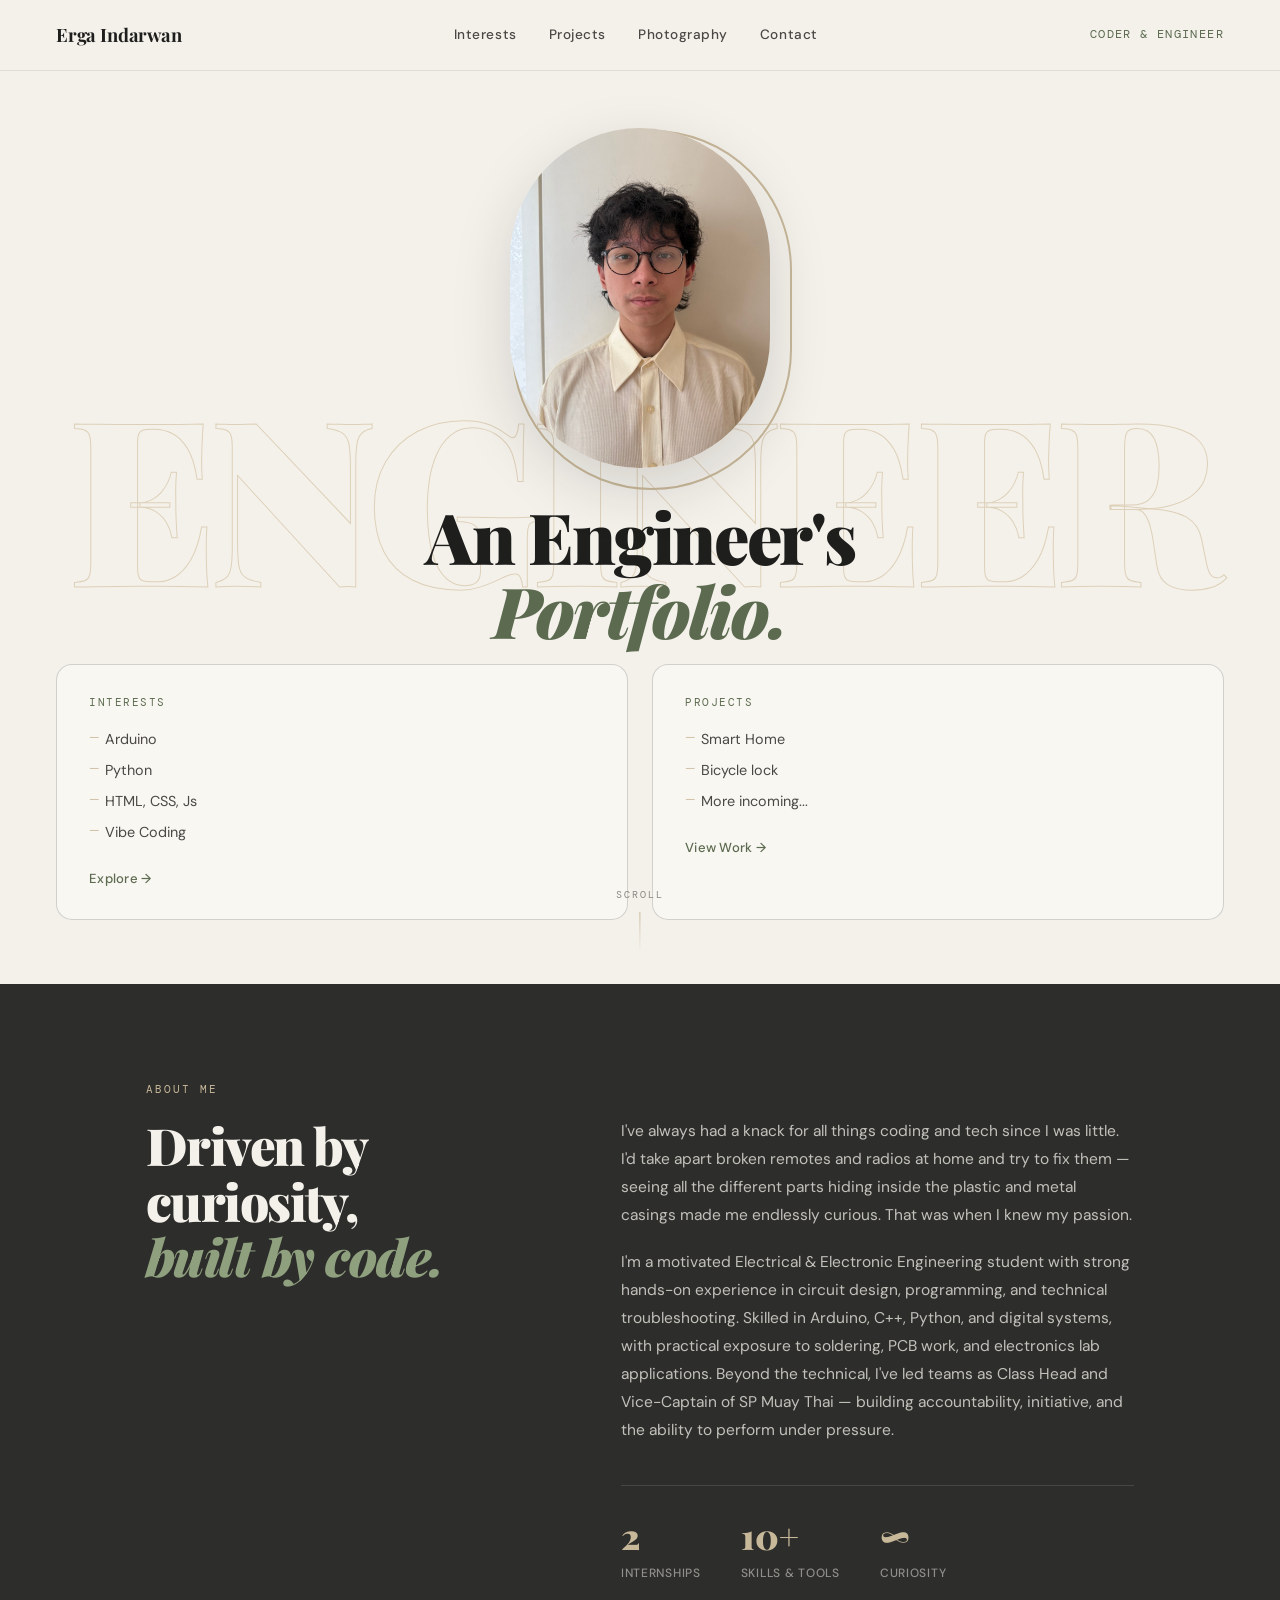
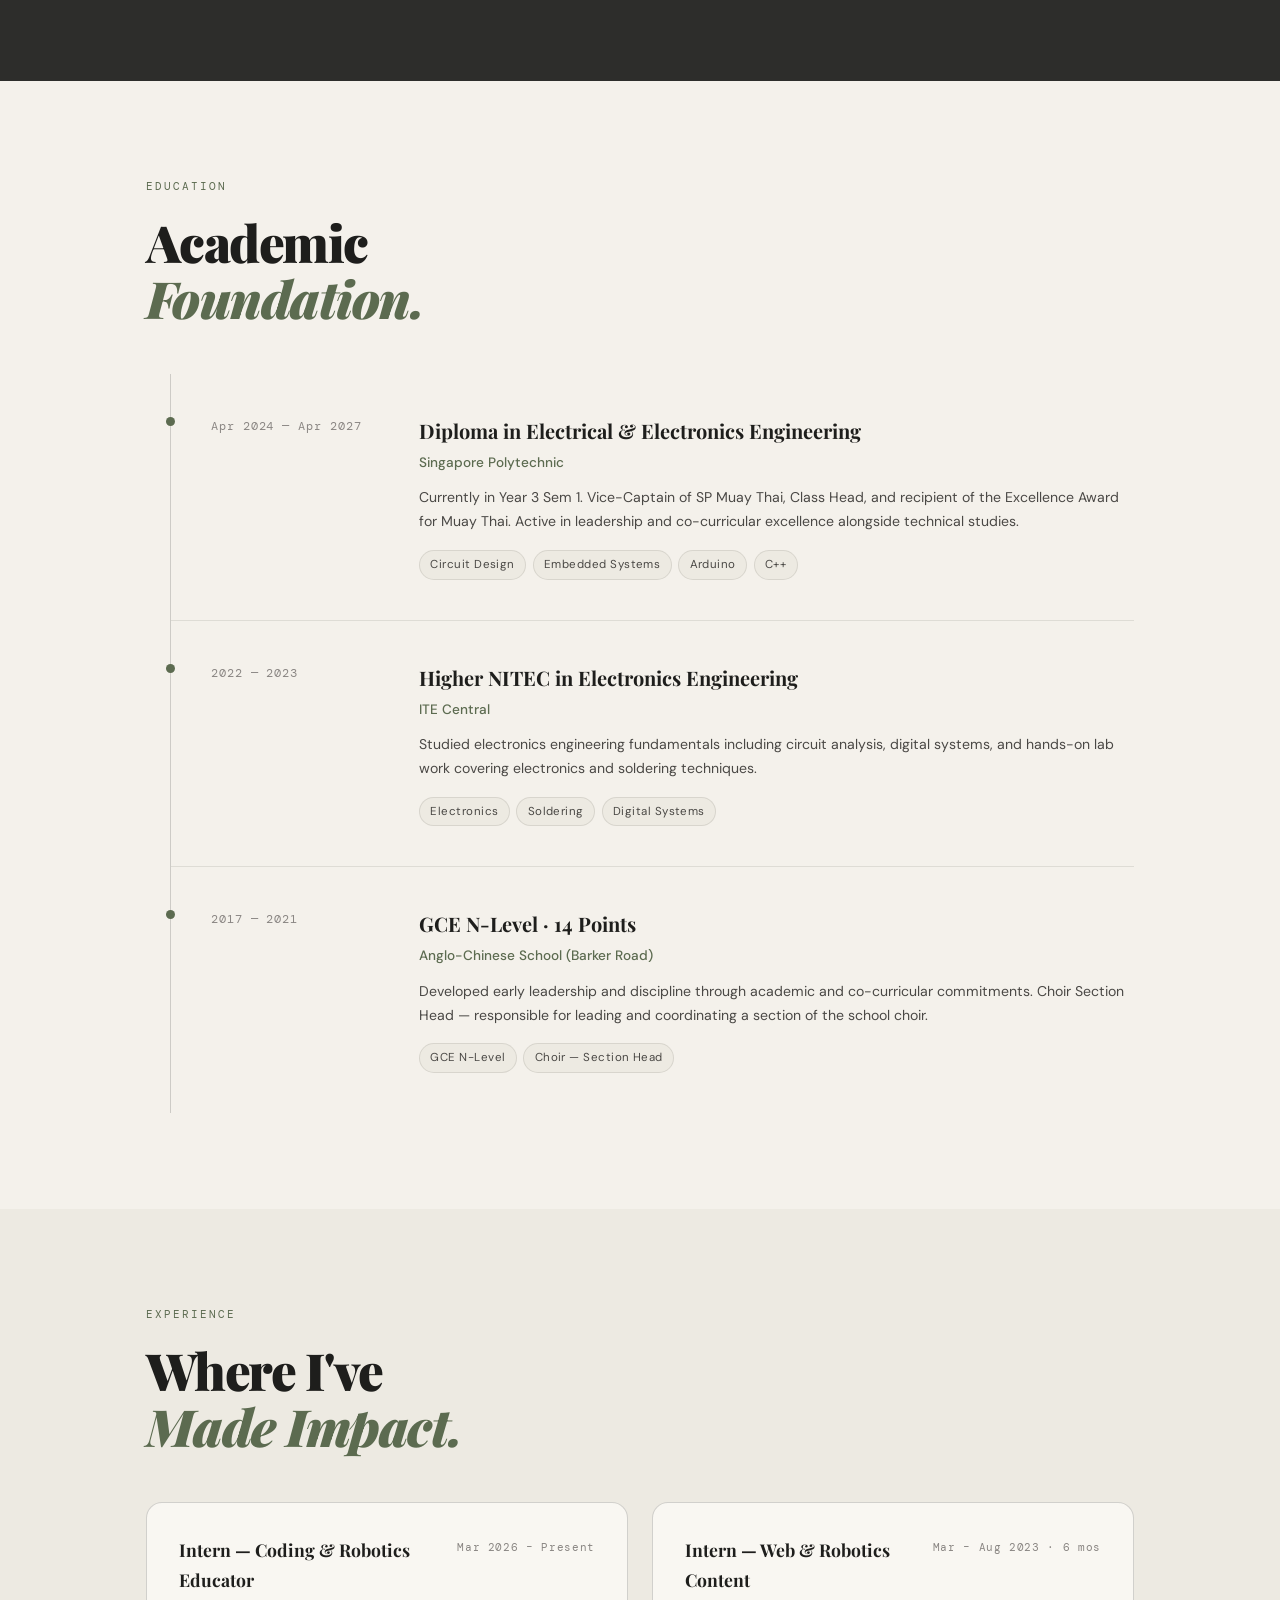
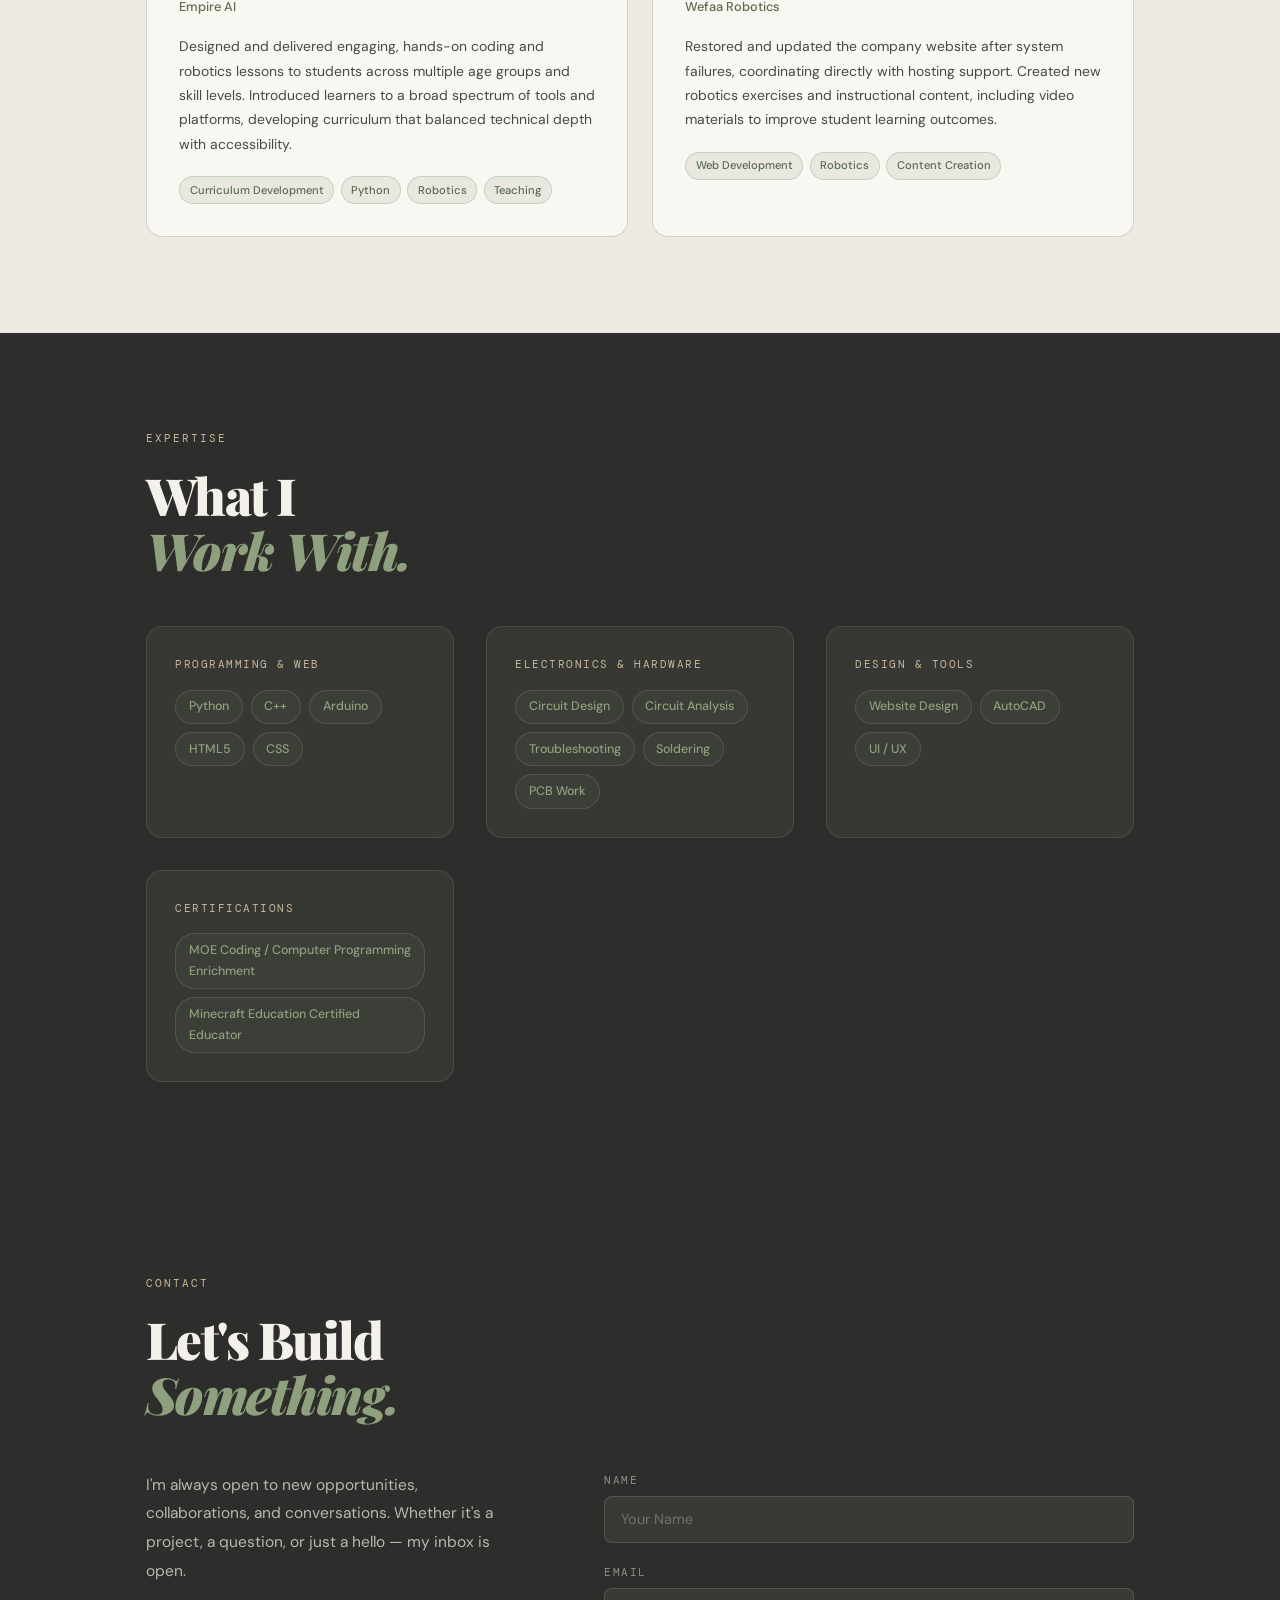
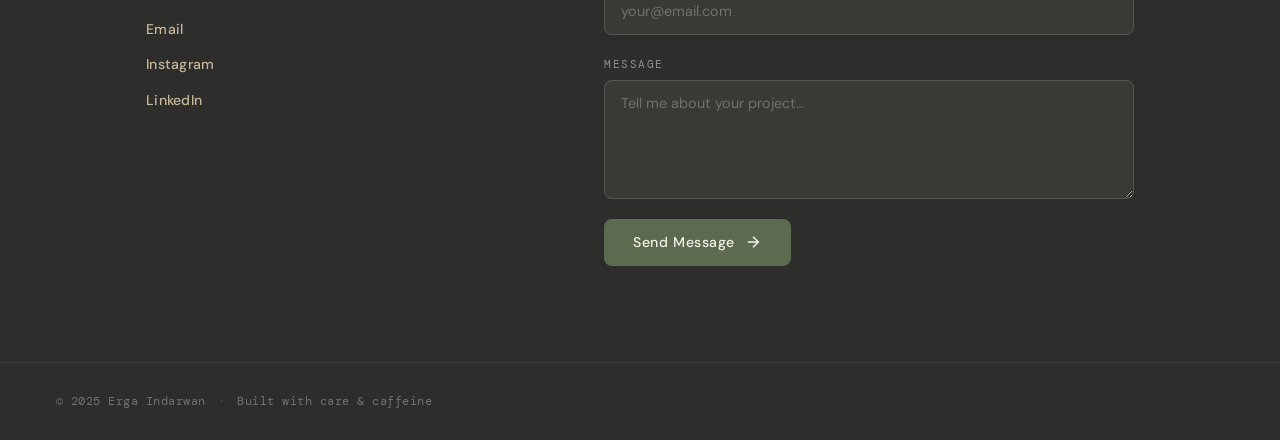
<file: index.html>
<!DOCTYPE html>
<html lang="en">
<head>
  <meta charset="UTF-8" />
  <meta name="viewport" content="width=device-width, initial-scale=1.0" />
  <title>Erga Indarwan — Coder & Engineer</title>
  <link rel="stylesheet" href="style.css" />
  <link rel="preconnect" href="https://fonts.googleapis.com" />
  <link rel="preconnect" href="https://fonts.gstatic.com" crossorigin />
  <link href="https://fonts.googleapis.com/css2?family=Playfair+Display:ital,wght@0,400;0,700;0,900;1,400;1,700&family=DM+Sans:wght@300;400;500&family=DM+Mono:wght@300;400&display=swap" rel="stylesheet" />
</head>
<body>

  <!-- ═══════════════════════════════ HEADER ═══════════════════════════════ -->
  <header class="site-header">
    <div class="header-name">Erga Indarwan</div>
    <nav class="header-nav">
      <a href="interests.html">Interests</a>
      <a href="projects.html">Projects</a>
      <a href="photography.html">Photography</a>
      <a href="#contact">Contact</a>
    </nav>
    <div class="header-role">Coder &amp; Engineer</div>
  </header>

  <!-- ═══════════════════════════════ HERO ════════════════════════════════ -->
  <section class="hero">
    <div class="hero-bg-text" aria-hidden="true">ENGINEER</div>

    <div class="hero-center">
      <div class="hero-photo-wrap">
        <div class="hero-photo-ring"></div>
        <!-- Replace src with your actual photo -->
        <img
          src="My_Photo.jpg"
          alt="Erga Indarwan"
          class="hero-photo"
        />
      </div>
      <h1 class="hero-title">
        <span class="hero-title-line">An Engineer's</span>
        <span class="hero-title-line hero-title-italic">Portfolio.</span>
      </h1>
    </div>

    <div class="hero-bottom">
      <!-- Bottom Left: Interests Preview -->
      <div class="hero-card reveal" data-delay="0">
        <span class="card-label">Interests</span>
        <ul class="card-list">
          <li>Arduino</li>
          <li>Python</li>
          <li>HTML, CSS, Js</li>
          <li>Vibe Coding</li>
        </ul>
        <a href="interests.html" class="card-link">Explore →</a>
      </div>

      <!-- Bottom Right: Something Else Preview -->
      <div class="hero-card reveal" data-delay="150">
        <span class="card-label">Projects</span>
        <ul class="card-list">
          <li>Smart Home</li>
          <li>Bicycle lock</li>
          <li>More incoming...</li>
        </ul>
        <a href="projects.html" class="card-link">View Work →</a>
      </div>
    </div>

    <div class="hero-scroll-hint" aria-hidden="true">
      <span>Scroll</span>
      <div class="scroll-line"></div>
    </div>
  </section>

  <!-- ═══════════════════════════════ ABOUT ════════════════════════════════ -->
  <section class="section about-section" id="about">
    <div class="section-inner">
      <div class="section-tag reveal">About Me</div>
      <div class="about-grid">
        <div class="about-left reveal" data-delay="0">
          <h2 class="section-title">Driven by curiosity,<br /><em>built by code.</em></h2>
        </div>
        <div class="about-right reveal" data-delay="100">
          <p>I've always had a knack for all things coding and tech since I was little. I'd take apart broken remotes and radios at home and try to fix them — seeing all the different parts hiding inside the plastic and metal casings made me endlessly curious. That was when I knew my passion.</p>
          <p>I'm a motivated Electrical &amp; Electronic Engineering student with strong hands-on experience in circuit design, programming, and technical troubleshooting. Skilled in Arduino, C++, Python, and digital systems, with practical exposure to soldering, PCB work, and electronics lab applications. Beyond the technical, I've led teams as Class Head and Vice-Captain of SP Muay Thai — building accountability, initiative, and the ability to perform under pressure.</p>
          <div class="about-stats">
            <div class="stat">
              <span class="stat-num">2</span>
              <span class="stat-label">Internships</span>
            </div>
            <div class="stat">
              <span class="stat-num">10+</span>
              <span class="stat-label">Skills &amp; Tools</span>
            </div>
            <div class="stat">
              <span class="stat-num">∞</span>
              <span class="stat-label">Curiosity</span>
            </div>
          </div>
        </div>
      </div>
    </div>
  </section>

  <!-- ═══════════════════════════════ EDUCATION ════════════════════════════ -->
  <section class="section education-section" id="education">
    <div class="section-inner">
      <div class="section-tag reveal">Education</div>
      <h2 class="section-title reveal">Academic<br /><em>Foundation.</em></h2>

      <div class="timeline">

        <div class="timeline-item reveal" data-delay="0">
          <div class="tl-year">Apr 2024 — Apr 2027</div>
          <div class="tl-content">
            <div class="tl-degree">Diploma in Electrical &amp; Electronics Engineering</div>
            <div class="tl-school">Singapore Polytechnic</div>
            <p class="tl-desc">Currently in Year 3 Sem 1. Vice-Captain of SP Muay Thai, Class Head, and recipient of the Excellence Award for Muay Thai. Active in leadership and co-curricular excellence alongside technical studies.</p>
            <div class="tl-tags">
              <span>Circuit Design</span>
              <span>Embedded Systems</span>
              <span>Arduino</span>
              <span>C++</span>
            </div>
          </div>
        </div>

        <div class="timeline-item reveal" data-delay="100">
          <div class="tl-year">2022 — 2023</div>
          <div class="tl-content">
            <div class="tl-degree">Higher NITEC in Electronics Engineering</div>
            <div class="tl-school">ITE Central</div>
            <p class="tl-desc">Studied electronics engineering fundamentals including circuit analysis, digital systems, and hands-on lab work covering electronics and soldering techniques.</p>
            <div class="tl-tags">
              <span>Electronics</span>
              <span>Soldering</span>
              <span>Digital Systems</span>
            </div>
          </div>
        </div>

        <div class="timeline-item reveal" data-delay="200">
          <div class="tl-year">2017 — 2021</div>
          <div class="tl-content">
            <div class="tl-degree">GCE N-Level · 14 Points</div>
            <div class="tl-school">Anglo-Chinese School (Barker Road)</div>
            <p class="tl-desc">Developed early leadership and discipline through academic and co-curricular commitments. Choir Section Head — responsible for leading and coordinating a section of the school choir.</p>
            <div class="tl-tags">
              <span>GCE N-Level</span>
              <span>Choir — Section Head</span>
            </div>
          </div>
        </div>

      </div>
    </div>
  </section>

  <!-- ═══════════════════════════════ EXPERIENCE ═══════════════════════════ -->
  <section class="section experience-section" id="experience">
    <div class="section-inner">
      <div class="section-tag reveal">Experience</div>
      <h2 class="section-title reveal">Where I've<br /><em>Made Impact.</em></h2>

      <div class="exp-grid">

        <div class="exp-card reveal" data-delay="0">
          <div class="exp-header">
            <div>
              <div class="exp-role">Intern — Coding &amp; Robotics Educator</div>
              <div class="exp-company">Empire AI</div>
            </div>
            <div class="exp-period">Mar 2026 – Present</div>
          </div>
          <p class="exp-desc">Designed and delivered engaging, hands-on coding and robotics lessons to students across multiple age groups and skill levels. Introduced learners to a broad spectrum of tools and platforms, developing curriculum that balanced technical depth with accessibility.</p>
          <div class="exp-tags">
            <span>Curriculum Development</span><span>Python</span><span>Robotics</span><span>Teaching</span>
          </div>
        </div>

        <div class="exp-card reveal" data-delay="100">
          <div class="exp-header">
            <div>
              <div class="exp-role">Intern — Web &amp; Robotics Content</div>
              <div class="exp-company">Wefaa Robotics</div>
            </div>
            <div class="exp-period">Mar – Aug 2023 · 6 mos</div>
          </div>
          <p class="exp-desc">Restored and updated the company website after system failures, coordinating directly with hosting support. Created new robotics exercises and instructional content, including video materials to improve student learning outcomes.</p>
          <div class="exp-tags">
            <span>Web Development</span><span>Robotics</span><span>Content Creation</span>
          </div>
        </div>

      </div>
    </div>
  </section>

  <!-- ═══════════════════════════════ SKILLS ═══════════════════════════════ -->
  <section class="section skills-section" id="skills">
    <div class="section-inner">
      <div class="section-tag reveal">Expertise</div>
      <h2 class="section-title reveal">What I<br /><em>Work With.</em></h2>

      <div class="skills-grid">

        <div class="skills-block reveal" data-delay="0">
          <div class="skills-block-title">Programming &amp; Web</div>
          <div class="skills-pills">
            <span>Python</span>
            <span>C++</span>
            <span>Arduino</span>
            <span>HTML5</span>
            <span>CSS</span>
          </div>
        </div>

        <div class="skills-block reveal" data-delay="80">
          <div class="skills-block-title">Electronics &amp; Hardware</div>
          <div class="skills-pills">
            <span>Circuit Design</span>
            <span>Circuit Analysis</span>
            <span>Troubleshooting</span>
            <span>Soldering</span>
            <span>PCB Work</span>
          </div>
        </div>

        <div class="skills-block reveal" data-delay="160">
          <div class="skills-block-title">Design &amp; Tools</div>
          <div class="skills-pills">
            <span>Website Design</span>
            <span>AutoCAD</span>
            <span>UI / UX</span>
          </div>
        </div>

        <div class="skills-block reveal" data-delay="240">
          <div class="skills-block-title">Certifications</div>
          <div class="skills-pills">
            <span>MOE Coding / Computer Programming Enrichment</span>
            <span>Minecraft Education Certified Educator</span>
          </div>
        </div>

      </div>
    </div>
  </section>

  <!-- ═══════════════════════════════ CONTACT ══════════════════════════════ -->
  <section class="section contact-section" id="contact">
    <div class="section-inner">
      <div class="section-tag reveal">Contact</div>
      <h2 class="section-title reveal">Let's Build<br /><em>Something.</em></h2>

      <div class="contact-grid">
        <div class="contact-left reveal" data-delay="0">
          <p>I'm always open to new opportunities, collaborations, and conversations. Whether it's a project, a question, or just a hello — my inbox is open.</p>
          <div class="contact-links">
            <a href="mailto:lordbottom0@gmail.com" class="contact-link">Email</a>
            <a href="https://www.instagram.com/yung.jhrys/" class="contact-link" target="_blank">Instagram</a>
            <a href="https://www.linkedin.com/in/erga-indarwan-surja-atmadja-227791386/" class="contact-link" target="_blank">LinkedIn</a>
          </div>
        </div>
        <form class="contact-form reveal" data-delay="120" onsubmit="handleFormSubmit(event)">
          <div class="form-group">
            <label for="name">Name</label>
            <input type="text" id="name" name="name" placeholder="Your Name" required />
          </div>
          <div class="form-group">
            <label for="email">Email</label>
            <input type="email" id="email" name="email" placeholder="your@email.com" required />
          </div>
          <div class="form-group">
            <label for="message">Message</label>
            <textarea id="message" name="message" rows="5" placeholder="Tell me about your project…" required></textarea>
          </div>
          <button type="submit" class="form-btn">
            <span>Send Message</span>
            <svg width="18" height="18" viewBox="0 0 24 24" fill="none" stroke="currentColor" stroke-width="2"><line x1="5" y1="12" x2="19" y2="12"/><polyline points="12 5 19 12 12 19"/></svg>
          </button>
          <div class="form-success" id="formSuccess">Message sent! I'll get back to you soon.</div>
        </form>
      </div>
    </div>
  </section>

  <!-- ═══════════════════════════════ FOOTER ═══════════════════════════════ -->
  <footer class="site-footer">
    <span>© 2025 Erga Indarwan</span>
    <span class="footer-sep">·</span>
    <span>Built with care &amp; caffeine</span>
  </footer>

  <!-- ═══════════════════════════════ BACK TO TOP ══════════════════════════ -->
  <button class="back-to-top" id="backToTop" aria-label="Back to top" onclick="scrollToTop()">
    <svg width="20" height="20" viewBox="0 0 24 24" fill="none" stroke="currentColor" stroke-width="2.5">
      <polyline points="18 15 12 9 6 15"/>
    </svg>
  </button>

  <script src="script.js"></script>
</body>
</html>
</file>
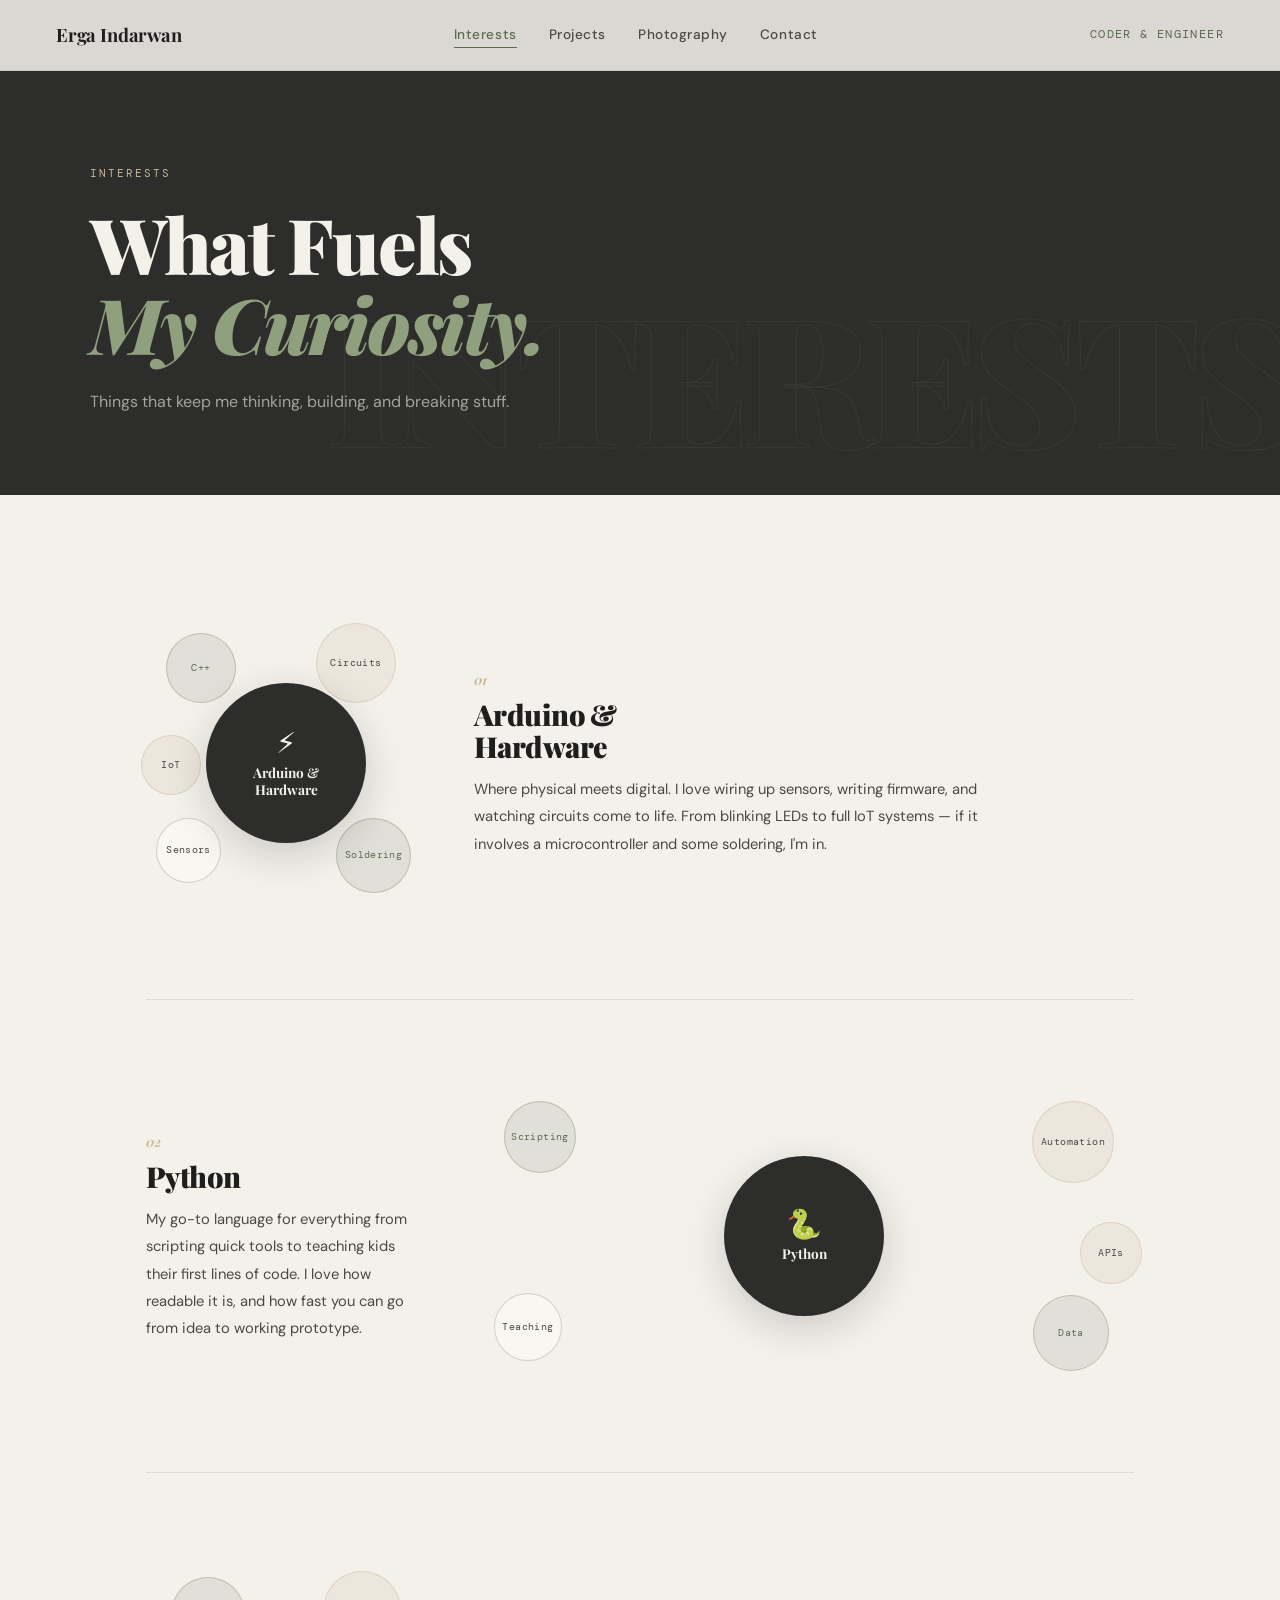
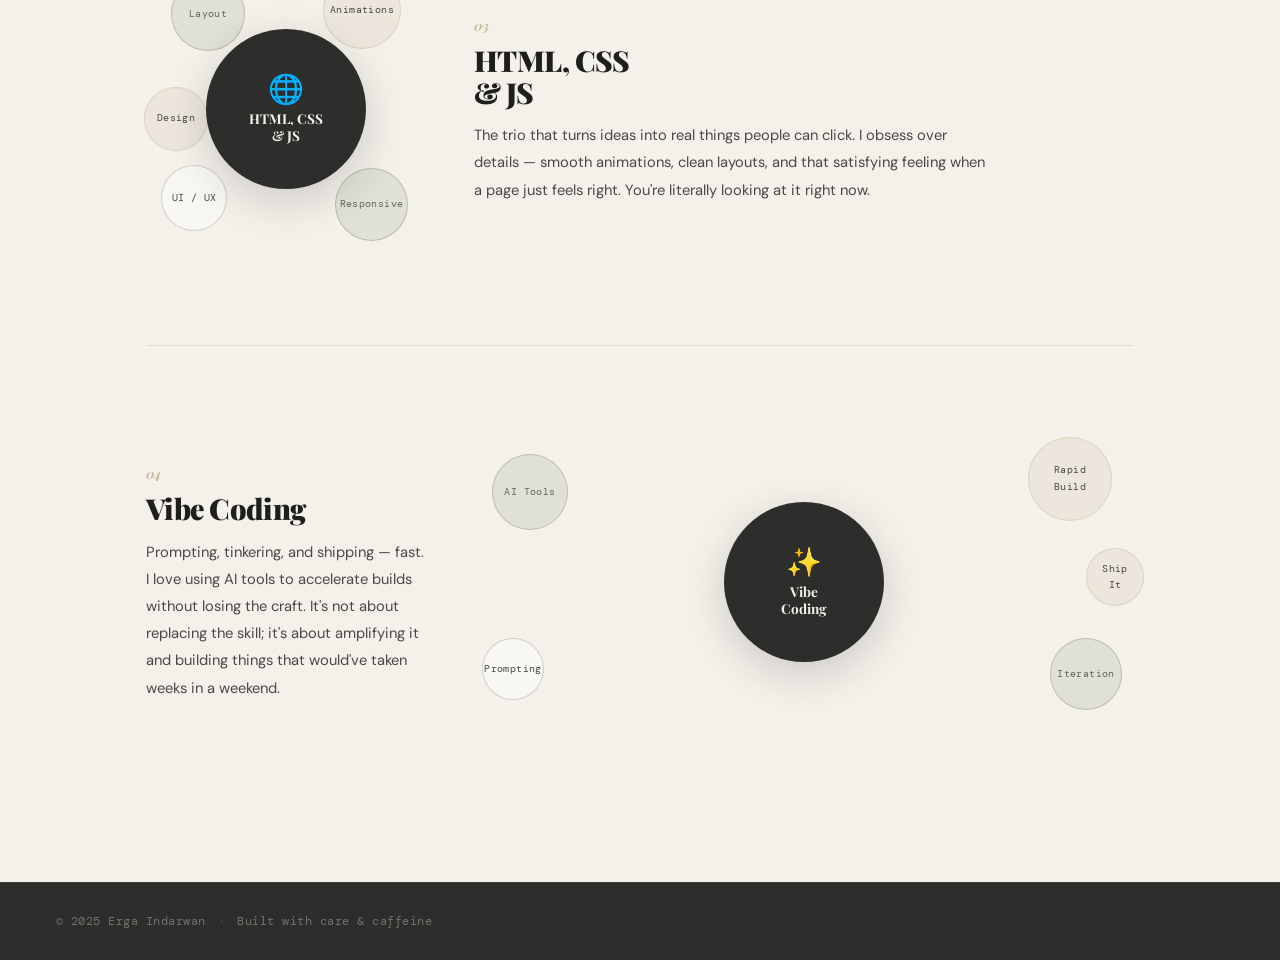
<file: interests.html>
<!DOCTYPE html>
<html lang="en">
<head>
  <meta charset="UTF-8" />
  <meta name="viewport" content="width=device-width, initial-scale=1.0" />
  <title>Interests — Erga Indarwan</title>
  <link rel="stylesheet" href="style.css" />
  <link rel="preconnect" href="https://fonts.googleapis.com" />
  <link rel="preconnect" href="https://fonts.gstatic.com" crossorigin />
  <link href="https://fonts.googleapis.com/css2?family=Playfair+Display:ital,wght@0,400;0,700;0,900;1,400;1,700&family=DM+Sans:wght@300;400;500&family=DM+Mono:wght@300;400&display=swap" rel="stylesheet" />
  <style>
    /* ─── INTERESTS BUBBLE LAYOUT ──────────────────────────────── */
    .interests-page-section { background: var(--bg); }

    /* Orbit cluster area */
    .interests-universe {
      display: flex;
      flex-direction: column;
      gap: 6rem;
      padding: 2rem 0 4rem;
    }

    /* Each interest = a "cluster" */
    .interest-cluster {
      display: grid;
      grid-template-columns: 280px 1fr;
      gap: 3rem;
      align-items: center;
    }
    .interest-cluster:nth-child(even) {
      grid-template-columns: 1fr 280px;
    }
    .interest-cluster:nth-child(even) .cluster-bubble-area {
      order: 2;
    }
    .interest-cluster:nth-child(even) .cluster-text {
      order: 1;
    }

    /* Central big bubble */
    .cluster-bubble-area {
      position: relative;
      height: 280px;
      display: flex;
      align-items: center;
      justify-content: center;
    }

    .cluster-main-bubble {
      width: 160px;
      height: 160px;
      border-radius: 50%;
      background: var(--bg-dark);
      color: #f4f1eb;
      display: flex;
      flex-direction: column;
      align-items: center;
      justify-content: center;
      text-align: center;
      padding: 1rem;
      position: relative;
      z-index: 2;
      box-shadow: 0 12px 40px rgba(30,30,28,0.18);
      transition: transform 0.4s var(--ease-out), box-shadow 0.4s var(--ease-out);
      cursor: default;
    }
    .cluster-main-bubble:hover {
      transform: scale(1.06);
      box-shadow: 0 20px 60px rgba(30,30,28,0.24);
    }
    .cluster-main-bubble .bubble-icon {
      font-size: 1.8rem;
      line-height: 1;
      margin-bottom: 0.4rem;
    }
    .cluster-main-bubble .bubble-label {
      font-family: var(--ff-serif);
      font-size: 0.85rem;
      font-weight: 700;
      line-height: 1.2;
    }

    /* Orbiting mini-bubbles */
    .orbit-bubble {
      position: absolute;
      border-radius: 50%;
      display: flex;
      align-items: center;
      justify-content: center;
      font-family: var(--ff-mono);
      font-size: 0.62rem;
      letter-spacing: 0.04em;
      font-weight: 400;
      text-align: center;
      padding: 0.3rem 0.5rem;
      cursor: default;
      transition: transform 0.3s var(--ease-out), box-shadow 0.3s var(--ease-out);
      border: 1px solid var(--border-md);
      background: var(--bg-card);
      color: var(--ink-2);
      animation: floatBubble var(--float-dur, 4s) ease-in-out infinite;
      animation-delay: var(--float-delay, 0s);
    }
    .orbit-bubble:hover {
      transform: scale(1.12) !important;
      box-shadow: 0 8px 24px rgba(30,30,28,0.12);
      z-index: 10;
    }
    /* Accent variant */
    .orbit-bubble.accent {
      background: rgba(92,107,80,0.12);
      border-color: rgba(92,107,80,0.3);
      color: var(--accent);
    }
    /* Sand variant */
    .orbit-bubble.sand {
      background: rgba(200,184,154,0.18);
      border-color: rgba(200,184,154,0.45);
      color: var(--ink-2);
    }

    @keyframes floatBubble {
      0%, 100% { transform: translateY(0px); }
      50%       { transform: translateY(-6px); }
    }

    /* Positioning helpers — each cluster positions its own orbits */
    /* Cluster 1: Arduino & Hardware */
    .c1 .ob1  { width:70px; height:70px; top:10px;  left:20px;  --float-dur:3.8s; --float-delay:0s; }
    .c1 .ob2  { width:80px; height:80px; top:0px;   right:30px; --float-dur:4.5s; --float-delay:.4s; }
    .c1 .ob3  { width:65px; height:65px; bottom:20px; left:10px; --float-dur:3.5s; --float-delay:.8s; }
    .c1 .ob4  { width:75px; height:75px; bottom:10px; right:15px; --float-dur:5s;  --float-delay:.2s; }
    .c1 .ob5  { width:60px; height:60px; top:40%; left:-5px; --float-dur:4s; --float-delay:1s; }

    /* Cluster 2: Python */
    .c2 .ob1  { width:72px; height:72px; top:5px;   left:30px;  --float-dur:4.2s; --float-delay:.1s; }
    .c2 .ob2  { width:82px; height:82px; top:5px;   right:20px; --float-dur:3.9s; --float-delay:.5s; }
    .c2 .ob3  { width:68px; height:68px; bottom:15px; left:20px; --float-dur:4.6s; --float-delay:.9s; }
    .c2 .ob4  { width:76px; height:76px; bottom:5px;  right:25px; --float-dur:3.7s; --float-delay:.3s; }
    .c2 .ob5  { width:62px; height:62px; top:45%; right:-8px; --float-dur:4.3s; --float-delay:.7s; }

    /* Cluster 3: Web */
    .c3 .ob1  { width:74px; height:74px; top:8px;   left:25px;  --float-dur:4.1s; --float-delay:.2s; }
    .c3 .ob2  { width:78px; height:78px; top:2px;   right:25px; --float-dur:4.7s; --float-delay:.6s; }
    .c3 .ob3  { width:66px; height:66px; bottom:18px; left:15px; --float-dur:3.6s; --float-delay:1.1s; }
    .c3 .ob4  { width:73px; height:73px; bottom:8px;  right:18px; --float-dur:4.4s; --float-delay:.4s; }
    .c3 .ob5  { width:64px; height:64px; top:42%; left:-2px;  --float-dur:3.9s; --float-delay:.8s; }

    /* Cluster 4: Vibe Coding */
    .c4 .ob1  { width:76px; height:76px; top:12px;  left:18px;  --float-dur:4.3s; --float-delay:.3s; }
    .c4 .ob2  { width:84px; height:84px; top:-5px;  right:22px; --float-dur:3.8s; --float-delay:.7s; }
    .c4 .ob3  { width:62px; height:62px; bottom:22px; left:8px; --float-dur:4.8s; --float-delay:1.2s; }
    .c4 .ob4  { width:72px; height:72px; bottom:12px; right:12px; --float-dur:3.5s; --float-delay:.1s; }
    .c4 .ob5  { width:58px; height:58px; top:38%; right:-10px; --float-dur:4.1s; --float-delay:.9s; }

    /* Text side */
    .cluster-text {}
    .cluster-num {
      font-family: var(--ff-serif);
      font-size: 0.85rem;
      font-weight: 700;
      font-style: italic;
      color: var(--sand);
      margin-bottom: 0.5rem;
    }
    .cluster-text h3 {
      font-family: var(--ff-serif);
      font-size: 1.8rem;
      font-weight: 900;
      line-height: 1.1;
      letter-spacing: -0.02em;
      color: var(--ink);
      margin-bottom: 0.85rem;
    }
    .cluster-text p {
      font-size: 0.92rem;
      color: var(--ink-2);
      line-height: 1.85;
      max-width: 520px;
    }

    /* Divider between clusters */
    .cluster-divider {
      border: none;
      border-top: 1px solid var(--border);
      margin: 0;
    }

    @media (max-width: 860px) {
      .interest-cluster,
      .interest-cluster:nth-child(even) {
        grid-template-columns: 1fr;
      }
      .interest-cluster:nth-child(even) .cluster-bubble-area,
      .interest-cluster:nth-child(even) .cluster-text {
        order: unset;
      }
      .cluster-bubble-area { height: 240px; }
      .cluster-main-bubble { width: 130px; height: 130px; }
    }
  </style>
</head>
<body>

  <header class="site-header">
    <div class="header-name"><a href="index.html">Erga Indarwan</a></div>
    <nav class="header-nav">
      <a href="interests.html" class="active">Interests</a>
      <a href="projects.html">Projects</a>
      <a href="photography.html">Photography</a>
      <a href="index.html#contact">Contact</a>
    </nav>
    <div class="header-role">Coder &amp; Engineer</div>
  </header>

  <!-- Page Hero -->
  <section class="page-hero">
    <div class="page-hero-inner">
      <div class="section-tag reveal">Interests</div>
      <h1 class="page-hero-title reveal">What Fuels<br /><em>My Curiosity.</em></h1>
      <p class="page-hero-sub reveal" data-delay="100">Things that keep me thinking, building, and breaking stuff.</p>
    </div>
    <div class="page-hero-bg-text" aria-hidden="true">INTERESTS</div>
  </section>

  <!-- Interests Bubble Section -->
  <section class="section interests-page-section">
    <div class="section-inner">
      <div class="interests-universe">

        <!-- ── Cluster 1: Arduino & Hardware ── -->
        <div class="interest-cluster reveal c1" data-delay="0">
          <div class="cluster-bubble-area">
            <div class="cluster-main-bubble">
              <div class="bubble-icon">⚡</div>
              <div class="bubble-label">Arduino &<br/>Hardware</div>
            </div>
            <div class="orbit-bubble accent ob1">C++</div>
            <div class="orbit-bubble sand ob2">Circuits</div>
            <div class="orbit-bubble ob3">Sensors</div>
            <div class="orbit-bubble accent ob4">Soldering</div>
            <div class="orbit-bubble sand ob5">IoT</div>
          </div>
          <div class="cluster-text">
            <div class="cluster-num">01</div>
            <h3>Arduino &<br/>Hardware</h3>
            <p>Where physical meets digital. I love wiring up sensors, writing firmware, and watching circuits come to life. From blinking LEDs to full IoT systems — if it involves a microcontroller and some soldering, I'm in.</p>
          </div>
        </div>

        <hr class="cluster-divider reveal" />

        <!-- ── Cluster 2: Python ── -->
        <div class="interest-cluster reveal c2" data-delay="80">
          <div class="cluster-text">
            <div class="cluster-num">02</div>
            <h3>Python</h3>
            <p>My go-to language for everything from scripting quick tools to teaching kids their first lines of code. I love how readable it is, and how fast you can go from idea to working prototype.</p>
          </div>
          <div class="cluster-bubble-area">
            <div class="cluster-main-bubble">
              <div class="bubble-icon">🐍</div>
              <div class="bubble-label">Python</div>
            </div>
            <div class="orbit-bubble accent ob1">Scripting</div>
            <div class="orbit-bubble sand ob2">Automation</div>
            <div class="orbit-bubble ob3">Teaching</div>
            <div class="orbit-bubble accent ob4">Data</div>
            <div class="orbit-bubble sand ob5">APIs</div>
          </div>
        </div>

        <hr class="cluster-divider reveal" />

        <!-- ── Cluster 3: HTML, CSS, JS ── -->
        <div class="interest-cluster reveal c3" data-delay="160">
          <div class="cluster-bubble-area">
            <div class="cluster-main-bubble">
              <div class="bubble-icon">🌐</div>
              <div class="bubble-label">HTML, CSS<br/>&amp; JS</div>
            </div>
            <div class="orbit-bubble accent ob1">Layout</div>
            <div class="orbit-bubble sand ob2">Animations</div>
            <div class="orbit-bubble ob3">UI / UX</div>
            <div class="orbit-bubble accent ob4">Responsive</div>
            <div class="orbit-bubble sand ob5">Design</div>
          </div>
          <div class="cluster-text">
            <div class="cluster-num">03</div>
            <h3>HTML, CSS<br/>&amp; JS</h3>
            <p>The trio that turns ideas into real things people can click. I obsess over details — smooth animations, clean layouts, and that satisfying feeling when a page just feels right. You're literally looking at it right now.</p>
          </div>
        </div>

        <hr class="cluster-divider reveal" />

        <!-- ── Cluster 4: Vibe Coding ── -->
        <div class="interest-cluster reveal c4" data-delay="0">
          <div class="cluster-text">
            <div class="cluster-num">04</div>
            <h3>Vibe Coding</h3>
            <p>Prompting, tinkering, and shipping — fast. I love using AI tools to accelerate builds without losing the craft. It's not about replacing the skill; it's about amplifying it and building things that would've taken weeks in a weekend.</p>
          </div>
          <div class="cluster-bubble-area">
            <div class="cluster-main-bubble">
              <div class="bubble-icon">✨</div>
              <div class="bubble-label">Vibe<br/>Coding</div>
            </div>
            <div class="orbit-bubble accent ob1">AI Tools</div>
            <div class="orbit-bubble sand ob2">Rapid Build</div>
            <div class="orbit-bubble ob3">Prompting</div>
            <div class="orbit-bubble accent ob4">Iteration</div>
            <div class="orbit-bubble sand ob5">Ship It</div>
          </div>
        </div>

      </div>
    </div>
  </section>

  <footer class="site-footer">
    <span>© 2025 Erga Indarwan</span>
    <span class="footer-sep">·</span>
    <span>Built with care &amp; caffeine</span>
  </footer>

  <button class="back-to-top" id="backToTop" aria-label="Back to top" onclick="scrollToTop()">
    <svg width="20" height="20" viewBox="0 0 24 24" fill="none" stroke="currentColor" stroke-width="2.5">
      <polyline points="18 15 12 9 6 15"/>
    </svg>
  </button>

  <script src="script.js"></script>
</body>
</html>
</file>
<file: style.css>
/* ═══════════════════════════════════════════════════════════════
   PORTFOLIO — style.css
   Palette: warm neutrals · charcoal · sand · forest green · cream
   ═══════════════════════════════════════════════════════════════ */

/* ─── CSS VARIABLES ─────────────────────────────────────────── */
:root {
  --bg:          #f4f1eb;       /* warm cream */
  --bg-alt:      #edeae2;       /* slightly darker cream */
  --bg-dark:     #2d2d2b;       /* deep charcoal */
  --bg-card:     #f9f7f2;       /* near white card bg */

  --ink:         #1e1e1c;       /* near black */
  --ink-2:       #4a4845;       /* secondary text */
  --ink-3:       #8a8683;       /* muted text */

  --accent:      #5c6b50;       /* forest green */
  --accent-lt:   #8fa07e;       /* light green */
  --sand:        #c8b89a;       /* sandy tan */
  --sand-lt:     #ddd0b8;       /* light sand */

  --border:      rgba(30,30,28,0.1);
  --border-md:   rgba(30,30,28,0.18);

  --ff-serif:    'Playfair Display', Georgia, serif;
  --ff-sans:     'DM Sans', system-ui, sans-serif;
  --ff-mono:     'DM Mono', monospace;

  --transition:  0.35s cubic-bezier(0.4, 0, 0.2, 1);
  --ease-out:    cubic-bezier(0.16, 1, 0.3, 1);
}

/* ─── RESET ─────────────────────────────────────────────────── */
*, *::before, *::after { box-sizing: border-box; margin: 0; padding: 0; }
html { scroll-behavior: smooth; font-size: 16px; }
body {
  background: var(--bg);
  color: var(--ink);
  font-family: var(--ff-sans);
  font-weight: 400;
  line-height: 1.7;
  overflow-x: hidden;
}
img { display: block; max-width: 100%; }
a { color: inherit; text-decoration: none; }
ul { list-style: none; }
button { cursor: pointer; border: none; background: none; font-family: inherit; }

/* ─── SCROLL REVEAL BASE ─────────────────────────────────────── */
.reveal {
  opacity: 0;
  transform: translateY(48px);
  transition: opacity 0.7s var(--ease-out), transform 0.7s var(--ease-out);
}
.reveal.in-view {
  opacity: 1;
  transform: translateY(0);
}

/* ─── HEADER ─────────────────────────────────────────────────── */
.site-header {
  position: fixed;
  top: 0; left: 0; right: 0;
  z-index: 100;
  display: flex;
  align-items: center;
  justify-content: space-between;
  padding: 1.2rem 3.5rem;
  background: rgba(244,241,235,0.88);
  backdrop-filter: blur(12px);
  -webkit-backdrop-filter: blur(12px);
  border-bottom: 1px solid var(--border);
  transition: background var(--transition), box-shadow var(--transition);
}
.site-header.scrolled {
  box-shadow: 0 2px 24px rgba(30,30,28,0.08);
}
.header-name {
  font-family: var(--ff-serif);
  font-size: 1.15rem;
  font-weight: 700;
  letter-spacing: -0.01em;
  color: var(--ink);
}
.header-name a { color: inherit; }
.header-role {
  font-family: var(--ff-mono);
  font-size: 0.72rem;
  letter-spacing: 0.12em;
  text-transform: uppercase;
  color: var(--accent);
}
.header-nav {
  display: flex;
  gap: 2rem;
}
.header-nav a {
  font-size: 0.85rem;
  font-weight: 500;
  letter-spacing: 0.04em;
  color: var(--ink-2);
  transition: color var(--transition);
  position: relative;
}
.header-nav a::after {
  content: '';
  position: absolute;
  bottom: -2px; left: 0; right: 0;
  height: 1px;
  background: var(--accent);
  transform: scaleX(0);
  transform-origin: left;
  transition: transform var(--transition);
}
.header-nav a:hover,
.header-nav a.active { color: var(--accent); }
.header-nav a:hover::after,
.header-nav a.active::after { transform: scaleX(1); }

/* ─── HERO ───────────────────────────────────────────────────── */
.hero {
  min-height: 100svh;
  padding: 7rem 3.5rem 4rem;
  display: flex;
  flex-direction: column;
  justify-content: space-between;
  position: relative;
  overflow: hidden;
}

.hero-bg-text {
  position: absolute;
  top: 50%;
  left: 50%;
  transform: translate(-50%, -50%);
  font-family: var(--ff-serif);
  font-size: clamp(6rem, 18vw, 18rem);
  font-weight: 900;
  color: transparent;
  -webkit-text-stroke: 1px var(--sand-lt);
  text-stroke: 1px var(--sand-lt);
  pointer-events: none;
  user-select: none;
  white-space: nowrap;
  letter-spacing: -0.04em;
  z-index: 0;
}

.hero-center {
  display: flex;
  flex-direction: column;
  align-items: center;
  gap: 2rem;
  z-index: 1;
  margin: auto 0;
  padding: 1rem 0;
}

.hero-photo-wrap {
  position: relative;
  display: flex;
  align-items: center;
  justify-content: center;
}
.hero-photo-ring {
  position: absolute;
  width: 280px; height: 360px;
  border: 2px solid var(--sand);
  border-radius: 200px;
  transform: translate(12px, 12px);
  z-index: 0;
}
.hero-photo {
  width: 260px;
  height: 340px;
  object-fit: cover;
  border-radius: 200px;
  position: relative;
  z-index: 1;
  box-shadow: 0 20px 60px rgba(30,30,28,0.15);
  animation: heroPhotoIn 1.2s var(--ease-out) both;
}
@keyframes heroPhotoIn {
  from { opacity: 0; transform: translateY(30px) scale(0.96); }
  to   { opacity: 1; transform: translateY(0) scale(1); }
}

.hero-title {
  font-family: var(--ff-serif);
  font-size: clamp(2.5rem, 5.5vw, 5rem);
  font-weight: 900;
  line-height: 1.05;
  letter-spacing: -0.03em;
  text-align: center;
  display: flex;
  flex-direction: column;
  color: var(--ink);
}
.hero-title-line {
  display: block;
  animation: lineReveal 0.9s var(--ease-out) both;
}
.hero-title-line:nth-child(1) { animation-delay: 0.2s; }
.hero-title-line:nth-child(2) { animation-delay: 0.35s; }
.hero-title-italic {
  font-style: italic;
  color: var(--accent);
}
@keyframes lineReveal {
  from { opacity: 0; transform: translateY(20px); }
  to   { opacity: 1; transform: translateY(0); }
}

.hero-bottom {
  display: grid;
  grid-template-columns: 1fr 1fr;
  gap: 1.5rem;
  z-index: 1;
}

.hero-card {
  background: var(--bg-card);
  border: 1px solid var(--border-md);
  border-radius: 16px;
  padding: 1.75rem 2rem;
  transition: box-shadow var(--transition), transform var(--transition);
}
.hero-card:hover {
  box-shadow: 0 12px 40px rgba(30,30,28,0.1);
  transform: translateY(-3px);
}
.card-label {
  font-family: var(--ff-mono);
  font-size: 0.68rem;
  letter-spacing: 0.14em;
  text-transform: uppercase;
  color: var(--accent);
  display: block;
  margin-bottom: 1rem;
}
.card-list {
  display: flex;
  flex-direction: column;
  gap: 0.4rem;
  margin-bottom: 1.2rem;
}
.card-list li {
  font-size: 0.9rem;
  color: var(--ink-2);
  padding-left: 1rem;
  position: relative;
}
.card-list li::before {
  content: '—';
  position: absolute;
  left: 0;
  color: var(--sand);
  font-size: 0.75rem;
}
.card-link {
  font-size: 0.82rem;
  font-weight: 500;
  color: var(--accent);
  letter-spacing: 0.02em;
  transition: color var(--transition);
}
.card-link:hover { color: var(--ink); }

.hero-scroll-hint {
  position: absolute;
  bottom: 2rem;
  left: 50%;
  transform: translateX(-50%);
  display: flex;
  flex-direction: column;
  align-items: center;
  gap: 0.5rem;
  z-index: 1;
  animation: fadeInUp 1s 1.2s both;
}
.hero-scroll-hint span {
  font-family: var(--ff-mono);
  font-size: 0.65rem;
  letter-spacing: 0.18em;
  text-transform: uppercase;
  color: var(--ink-3);
}
.scroll-line {
  width: 1px;
  height: 40px;
  background: linear-gradient(to bottom, var(--sand), transparent);
  animation: scrollPulse 2s ease-in-out infinite;
}
@keyframes scrollPulse {
  0%, 100% { transform: scaleY(1); opacity: 0.6; }
  50%       { transform: scaleY(1.3); opacity: 1; }
}
@keyframes fadeInUp {
  from { opacity: 0; transform: translateX(-50%) translateY(12px); }
  to   { opacity: 1; transform: translateX(-50%) translateY(0); }
}

/* ─── SECTIONS SHARED ────────────────────────────────────────── */
.section { padding: 6rem 0; }
.section-inner { max-width: 1100px; margin: 0 auto; padding: 0 3.5rem; }
.section-tag {
  font-family: var(--ff-mono);
  font-size: 0.68rem;
  letter-spacing: 0.18em;
  text-transform: uppercase;
  color: var(--accent);
  margin-bottom: 1.25rem;
}
.section-title {
  font-family: var(--ff-serif);
  font-size: clamp(2rem, 4vw, 3.5rem);
  font-weight: 900;
  line-height: 1.08;
  letter-spacing: -0.03em;
  color: var(--ink);
  margin-bottom: 3rem;
}
.section-title em {
  font-style: italic;
  color: var(--accent);
}

/* ─── ABOUT ──────────────────────────────────────────────────── */
.about-section {
  background: var(--bg-dark);
  color: #f4f1eb;
}
.about-section .section-tag { color: var(--sand); }
.about-section .section-title { color: #f4f1eb; }
.about-section .section-title em { color: var(--accent-lt); }

.about-grid {
  display: grid;
  grid-template-columns: 1fr 1.3fr;
  gap: 5rem;
  align-items: start;
}
.about-left .section-title { margin-bottom: 0; }
.about-right p {
  color: rgba(244,241,235,0.75);
  margin-bottom: 1.2rem;
  font-size: 0.97rem;
  line-height: 1.8;
}
.about-stats {
  display: flex;
  gap: 2.5rem;
  margin-top: 2.5rem;
  padding-top: 2rem;
  border-top: 1px solid rgba(244,241,235,0.12);
}
.stat-num {
  display: block;
  font-family: var(--ff-serif);
  font-size: 2.2rem;
  font-weight: 900;
  color: var(--sand);
  line-height: 1;
  margin-bottom: 0.3rem;
}
.stat-label {
  font-size: 0.75rem;
  color: rgba(244,241,235,0.5);
  letter-spacing: 0.06em;
  font-weight: 500;
  text-transform: uppercase;
}

/* ─── EDUCATION ──────────────────────────────────────────────── */
.education-section { background: var(--bg); }

.timeline {
  display: flex;
  flex-direction: column;
  gap: 0;
  border-left: 1px solid var(--border-md);
  margin-left: 1.5rem;
}
.timeline-item {
  display: grid;
  grid-template-columns: 11rem 1fr;
  gap: 2rem;
  padding: 2.5rem 0 2.5rem 2.5rem;
  position: relative;
  border-bottom: 1px solid var(--border);
}
.timeline-item:last-child { border-bottom: none; }
.timeline-item::before {
  content: '';
  position: absolute;
  left: -5px;
  top: 2.7rem;
  width: 9px; height: 9px;
  border-radius: 50%;
  background: var(--accent);
}
.tl-year {
  font-family: var(--ff-mono);
  font-size: 0.72rem;
  color: var(--ink-3);
  letter-spacing: 0.08em;
  padding-top: 0.2rem;
}
.tl-degree {
  font-family: var(--ff-serif);
  font-size: 1.25rem;
  font-weight: 700;
  color: var(--ink);
  margin-bottom: 0.2rem;
}
.tl-school {
  font-size: 0.85rem;
  color: var(--accent);
  font-weight: 500;
  margin-bottom: 0.75rem;
}
.tl-desc {
  font-size: 0.88rem;
  color: var(--ink-2);
  margin-bottom: 1rem;
  line-height: 1.7;
}
.tl-tags {
  display: flex;
  flex-wrap: wrap;
  gap: 0.4rem;
}
.tl-tags span {
  font-size: 0.72rem;
  padding: 0.25rem 0.65rem;
  border-radius: 20px;
  background: var(--bg-alt);
  color: var(--ink-2);
  border: 1px solid var(--border);
  letter-spacing: 0.04em;
}

/* ─── EXPERIENCE ─────────────────────────────────────────────── */
.experience-section { background: var(--bg-alt); }

.exp-grid {
  display: grid;
  grid-template-columns: repeat(auto-fit, minmax(300px, 1fr));
  gap: 1.5rem;
}
.exp-card {
  background: var(--bg-card);
  border: 1px solid var(--border-md);
  border-radius: 16px;
  padding: 2rem;
  transition: box-shadow var(--transition), transform var(--transition);
}
.exp-card:hover {
  box-shadow: 0 16px 48px rgba(30,30,28,0.1);
  transform: translateY(-4px);
}
.exp-header {
  display: flex;
  justify-content: space-between;
  align-items: flex-start;
  margin-bottom: 1rem;
  gap: 1rem;
}
.exp-role {
  font-family: var(--ff-serif);
  font-size: 1.1rem;
  font-weight: 700;
  color: var(--ink);
}
.exp-company {
  font-size: 0.8rem;
  color: var(--accent);
  font-weight: 500;
  margin-top: 0.1rem;
}
.exp-period {
  font-family: var(--ff-mono);
  font-size: 0.68rem;
  color: var(--ink-3);
  white-space: nowrap;
  padding-top: 0.2rem;
  letter-spacing: 0.06em;
}
.exp-desc {
  font-size: 0.87rem;
  color: var(--ink-2);
  line-height: 1.75;
  margin-bottom: 1.25rem;
}
.exp-tags {
  display: flex;
  flex-wrap: wrap;
  gap: 0.4rem;
}
.exp-tags span {
  font-size: 0.7rem;
  padding: 0.22rem 0.6rem;
  border-radius: 20px;
  background: rgba(92,107,80,0.1);
  color: var(--accent);
  border: 1px solid rgba(92,107,80,0.2);
  font-weight: 500;
}

/* ─── SKILLS ─────────────────────────────────────────────────── */
.skills-section { background: var(--bg-dark); }
.skills-section .section-tag { color: var(--sand); }
.skills-section .section-title { color: #f4f1eb; }
.skills-section .section-title em { color: var(--accent-lt); }

.skills-grid {
  display: grid;
  grid-template-columns: repeat(auto-fit, minmax(240px, 1fr));
  gap: 2rem;
}
.skills-block {
  background: rgba(244,241,235,0.05);
  border: 1px solid rgba(244,241,235,0.1);
  border-radius: 16px;
  padding: 1.75rem;
}
.skills-block-title {
  font-family: var(--ff-mono);
  font-size: 0.68rem;
  letter-spacing: 0.14em;
  text-transform: uppercase;
  color: var(--sand);
  margin-bottom: 1rem;
}
.skills-pills {
  display: flex;
  flex-wrap: wrap;
  gap: 0.5rem;
}
.skills-pills span {
  font-size: 0.78rem;
  padding: 0.35rem 0.8rem;
  border-radius: 20px;
  background: rgba(92,107,80,0.15);
  color: var(--accent-lt);
  border: 1px solid rgba(143,160,126,0.25);
  font-weight: 500;
}

/* ─── CONTACT ────────────────────────────────────────────────── */
.contact-section { background: var(--bg-dark); color: #f4f1eb; }
.contact-section .section-tag { color: var(--sand); }
.contact-section .section-title { color: #f4f1eb; }
.contact-section .section-title em { color: var(--accent-lt); }

.contact-grid {
  display: grid;
  grid-template-columns: 1fr 1.4fr;
  gap: 5rem;
  align-items: start;
}
.contact-left p {
  color: rgba(244,241,235,0.7);
  font-size: 0.97rem;
  line-height: 1.85;
  margin-bottom: 2rem;
}
.contact-links {
  display: flex;
  flex-direction: column;
  gap: 0.75rem;
}
.contact-link {
  font-size: 0.88rem;
  color: var(--sand);
  font-weight: 500;
  transition: color var(--transition);
  letter-spacing: 0.02em;
}
.contact-link:hover { color: #f4f1eb; }

.contact-form {
  display: flex;
  flex-direction: column;
  gap: 1.25rem;
}
.form-group {
  display: flex;
  flex-direction: column;
  gap: 0.4rem;
}
.form-group label {
  font-family: var(--ff-mono);
  font-size: 0.68rem;
  letter-spacing: 0.14em;
  text-transform: uppercase;
  color: rgba(244,241,235,0.5);
}
.form-group input,
.form-group textarea {
  background: rgba(244,241,235,0.06);
  border: 1px solid rgba(244,241,235,0.15);
  border-radius: 8px;
  padding: 0.85rem 1rem;
  color: #f4f1eb;
  font-family: var(--ff-sans);
  font-size: 0.9rem;
  transition: border-color var(--transition), background var(--transition);
  resize: vertical;
  outline: none;
}
.form-group input::placeholder,
.form-group textarea::placeholder {
  color: rgba(244,241,235,0.3);
}
.form-group input:focus,
.form-group textarea:focus {
  border-color: var(--accent-lt);
  background: rgba(244,241,235,0.1);
}
.form-btn {
  display: flex;
  align-items: center;
  gap: 0.6rem;
  justify-content: center;
  background: var(--accent);
  color: #f4f1eb;
  border-radius: 8px;
  padding: 0.9rem 1.8rem;
  font-size: 0.88rem;
  font-weight: 500;
  letter-spacing: 0.04em;
  transition: background var(--transition), transform var(--transition);
  align-self: flex-start;
}
.form-btn:hover {
  background: var(--accent-lt);
  transform: translateY(-2px);
}
.form-btn svg { transition: transform var(--transition); }
.form-btn:hover svg { transform: translateX(3px); }
.form-success {
  display: none;
  font-size: 0.85rem;
  color: var(--accent-lt);
  padding: 0.75rem 1rem;
  border: 1px solid rgba(143,160,126,0.3);
  border-radius: 8px;
  background: rgba(143,160,126,0.08);
}
.form-success.show { display: block; }

/* ─── FOOTER ─────────────────────────────────────────────────── */
.site-footer {
  background: var(--bg-dark);
  border-top: 1px solid rgba(244,241,235,0.08);
  padding: 1.75rem 3.5rem;
  display: flex;
  align-items: center;
  gap: 0.75rem;
  font-size: 0.78rem;
  color: rgba(244,241,235,0.35);
  font-family: var(--ff-mono);
  letter-spacing: 0.04em;
}
.footer-sep { opacity: 0.4; }

/* ─── BACK TO TOP ─────────────────────────────────────────────── */
.back-to-top {
  position: fixed;
  bottom: 2rem;
  right: 2rem;
  z-index: 200;
  width: 44px; height: 44px;
  border-radius: 50%;
  background: var(--accent);
  color: #f4f1eb;
  display: flex;
  align-items: center;
  justify-content: center;
  box-shadow: 0 4px 20px rgba(92,107,80,0.35);
  opacity: 0;
  transform: translateY(16px);
  pointer-events: none;
  transition: opacity var(--transition), transform var(--transition), background var(--transition);
}
.back-to-top.visible {
  opacity: 1;
  transform: translateY(0);
  pointer-events: all;
}
.back-to-top:hover { background: var(--accent-lt); }

/* ─── PAGE HERO (sub-pages) ──────────────────────────────────── */
.page-hero {
  min-height: 55vh;
  padding: 9rem 3.5rem 5rem;
  position: relative;
  overflow: hidden;
  display: flex;
  align-items: flex-end;
  background: var(--bg-dark);
  color: #f4f1eb;
}
.page-hero-inner {
  max-width: 1100px;
  margin: 0 auto;
  width: 100%;
  position: relative;
  z-index: 1;
}
.page-hero .section-tag { color: var(--sand); }
.page-hero-title {
  font-family: var(--ff-serif);
  font-size: clamp(2.5rem, 6vw, 5.5rem);
  font-weight: 900;
  line-height: 1.05;
  letter-spacing: -0.03em;
  color: #f4f1eb;
  margin-bottom: 1.5rem;
}
.page-hero-title em { font-style: italic; color: var(--accent-lt); }
.page-hero-sub {
  font-size: 1rem;
  color: rgba(244,241,235,0.6);
  max-width: 500px;
  line-height: 1.7;
}
.page-hero-bg-text {
  position: absolute;
  bottom: -2rem;
  right: -1rem;
  font-family: var(--ff-serif);
  font-size: clamp(5rem, 14vw, 13rem);
  font-weight: 900;
  color: transparent;
  -webkit-text-stroke: 1px rgba(244,241,235,0.06);
  text-stroke: 1px rgba(244,241,235,0.06);
  pointer-events: none;
  user-select: none;
  white-space: nowrap;
  letter-spacing: -0.04em;
  z-index: 0;
}

/* ─── INTERESTS PAGE ─────────────────────────────────────────── */
.interests-page-section { background: var(--bg); }
.interest-block {
  display: grid;
  grid-template-columns: 5rem 1fr;
  gap: 2.5rem;
  padding: 2.5rem 0;
  border-bottom: 1px solid var(--border);
  align-items: start;
}
.interest-block:last-child { border-bottom: none; }
.interest-num {
  font-family: var(--ff-serif);
  font-size: 1.1rem;
  font-weight: 700;
  color: var(--sand);
  font-style: italic;
  padding-top: 0.15rem;
}
.interest-content h3 {
  font-family: var(--ff-serif);
  font-size: 1.4rem;
  font-weight: 700;
  margin-bottom: 0.75rem;
  color: var(--ink);
}
.interest-content p {
  font-size: 0.92rem;
  color: var(--ink-2);
  line-height: 1.8;
  margin-bottom: 1rem;
  max-width: 680px;
}
.interest-tags {
  display: flex;
  flex-wrap: wrap;
  gap: 0.4rem;
}
.interest-tags span {
  font-size: 0.72rem;
  padding: 0.25rem 0.65rem;
  border-radius: 20px;
  background: var(--bg-alt);
  color: var(--ink-2);
  border: 1px solid var(--border);
}

/* ─── PROJECTS PAGE ──────────────────────────────────────────── */
.filter-section {
  background: var(--bg);
  padding: 2rem 0 0;
}
.filter-bar {
  display: flex;
  gap: 0.5rem;
  flex-wrap: wrap;
}
.filter-btn {
  font-size: 0.78rem;
  font-weight: 500;
  letter-spacing: 0.06em;
  padding: 0.5rem 1.1rem;
  border-radius: 20px;
  border: 1px solid var(--border-md);
  color: var(--ink-2);
  background: transparent;
  transition: all var(--transition);
  font-family: var(--ff-sans);
}
.filter-btn:hover,
.filter-btn.active {
  background: var(--accent);
  color: #f4f1eb;
  border-color: var(--accent);
}

.projects-page-section { background: var(--bg); }
.projects-grid {
  display: grid;
  grid-template-columns: repeat(auto-fit, minmax(320px, 1fr));
  gap: 2rem;
}
.project-card {
  border: 1px solid var(--border-md);
  border-radius: 16px;
  overflow: hidden;
  background: var(--bg-card);
  transition: box-shadow var(--transition), transform var(--transition);
}
.project-card:hover {
  box-shadow: 0 20px 60px rgba(30,30,28,0.12);
  transform: translateY(-5px);
}
.project-card.hidden { display: none; }
.project-img {
  position: relative;
  overflow: hidden;
  aspect-ratio: 16/10;
}
.project-img img {
  width: 100%;
  height: 100%;
  object-fit: cover;
  transition: transform 0.5s var(--ease-out);
}
.project-card:hover .project-img img { transform: scale(1.04); }
.project-overlay {
  position: absolute;
  inset: 0;
  background: rgba(30,30,28,0.6);
  display: flex;
  align-items: center;
  justify-content: center;
  opacity: 0;
  transition: opacity var(--transition);
}
.project-card:hover .project-overlay { opacity: 1; }
.project-overlay-link {
  color: #f4f1eb;
  font-size: 0.88rem;
  font-weight: 500;
  letter-spacing: 0.06em;
  border: 1px solid rgba(244,241,235,0.5);
  padding: 0.6rem 1.4rem;
  border-radius: 24px;
  transition: background var(--transition), border-color var(--transition);
}
.project-overlay-link:hover {
  background: rgba(244,241,235,0.15);
  border-color: #f4f1eb;
}
.project-meta {
  display: flex;
  justify-content: space-between;
  align-items: center;
  padding: 1.2rem 1.5rem 0;
}
.project-cat {
  font-family: var(--ff-mono);
  font-size: 0.65rem;
  color: var(--accent);
  letter-spacing: 0.12em;
  text-transform: uppercase;
}
.project-year {
  font-family: var(--ff-mono);
  font-size: 0.65rem;
  color: var(--ink-3);
}
.project-title {
  font-family: var(--ff-serif);
  font-size: 1.2rem;
  font-weight: 700;
  padding: 0.6rem 1.5rem 0.4rem;
  color: var(--ink);
}
.project-desc {
  font-size: 0.84rem;
  color: var(--ink-2);
  padding: 0 1.5rem 1rem;
  line-height: 1.75;
}
.project-stack {
  display: flex;
  flex-wrap: wrap;
  gap: 0.4rem;
  padding: 0 1.5rem 1.5rem;
}
.project-stack span {
  font-size: 0.68rem;
  padding: 0.2rem 0.55rem;
  border-radius: 20px;
  background: rgba(92,107,80,0.1);
  color: var(--accent);
  border: 1px solid rgba(92,107,80,0.2);
  font-weight: 500;
}

/* ─── RESPONSIVE ─────────────────────────────────────────────── */
@media (max-width: 900px) {
  .site-header { padding: 1rem 1.5rem; }
  .header-role { display: none; }
  .hero { padding: 6rem 1.5rem 3rem; }
  .hero-bottom { grid-template-columns: 1fr; }
  .section-inner { padding: 0 1.5rem; }
  .about-grid { grid-template-columns: 1fr; gap: 2.5rem; }
  .contact-grid { grid-template-columns: 1fr; gap: 3rem; }
  .timeline-item { grid-template-columns: 1fr; gap: 0.5rem; }
  .page-hero { padding: 8rem 1.5rem 4rem; }
  .interest-block { grid-template-columns: 3rem 1fr; gap: 1.5rem; }
  .site-footer { padding: 1.5rem; }
}

@media (max-width: 600px) {
  .header-nav { gap: 1rem; font-size: 0.8rem; }
  .hero-photo { width: 200px; height: 260px; }
  .hero-photo-ring { width: 215px; height: 275px; }
  .about-stats { flex-wrap: wrap; gap: 1.5rem; }
}
</file>
